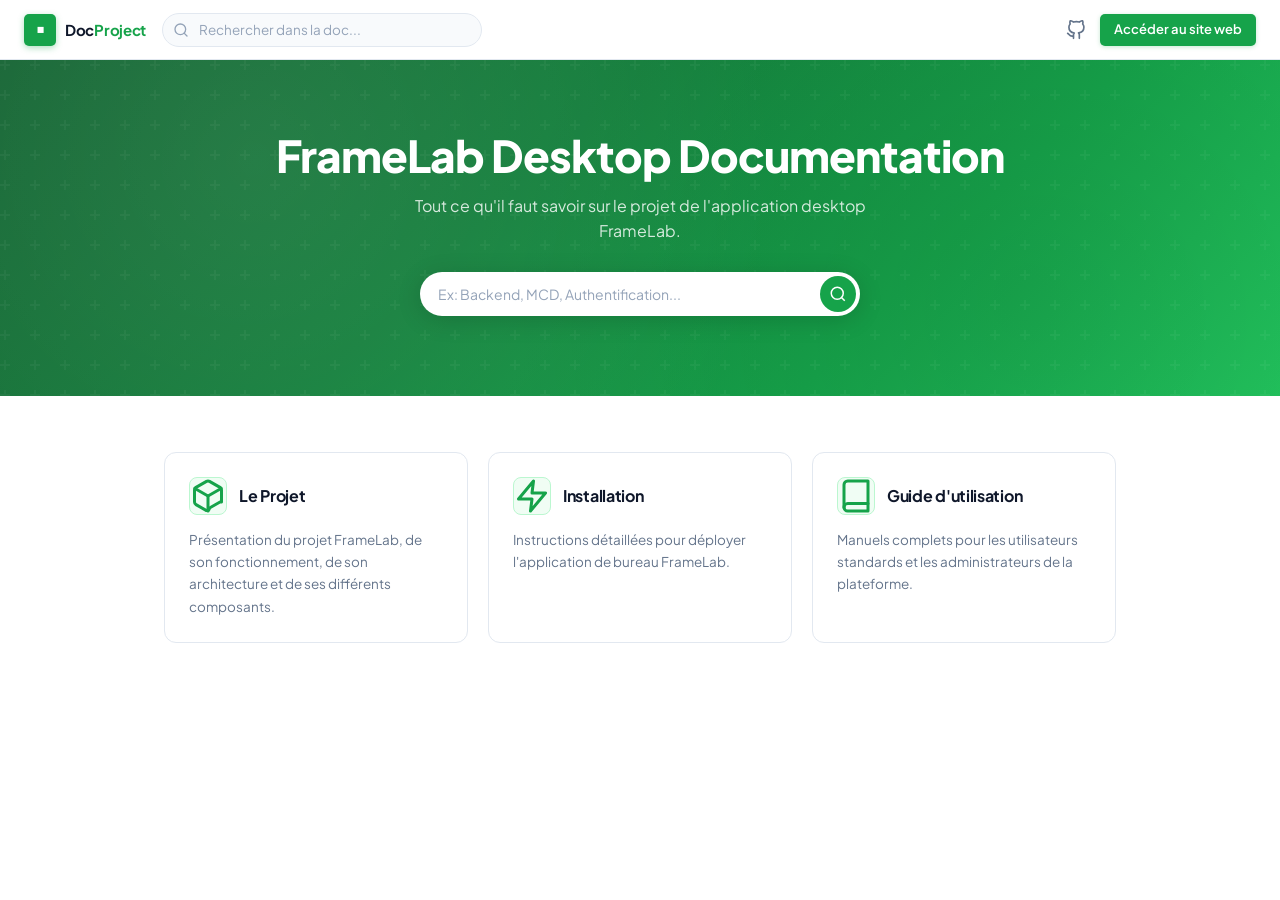
<file: docs/index.html>
<!DOCTYPE html>
<html lang="fr">
<head>
  <meta charset="UTF-8">
  <meta name="viewport" content="width=device-width, initial-scale=1.0">
  <title>Documentation du Projet</title>
  <link rel="stylesheet" href="shared.css">
  <link rel="stylesheet" href="index.css">
  <script src="config.js"></script>
  <script src="index.js" defer></script>
</head>
<body>

  <!-- Header -->
  <header class="header">
    <a href="index.html" class="header-logo">
      <div class="logo-badge" id="logo-badge">◼︎</div>
      <div class="logo-name" id="logo-name">Doc<span>Project</span></div>
    </a>

    <div class="header-search">
      <svg class="search-icon" width="16" height="16" viewBox="0 0 24 24" fill="none" stroke="currentColor" stroke-width="2" stroke-linecap="round" stroke-linejoin="round"><circle cx="11" cy="11" r="8"></circle><line x1="21" y1="21" x2="16.65" y2="16.65"></line></svg>
      <input type="text" placeholder="Rechercher dans la doc..." id="global-search">
    </div>

    <div class="header-actions">
      <a href="#" class="icon-btn" title="GitHub" id="github-link">
        <svg width="20" height="20" viewBox="0 0 24 24" fill="none" stroke="currentColor" stroke-width="2" stroke-linecap="round" stroke-linejoin="round"><path d="M9 19c-5 1.5-5-2.5-7-3m14 6v-3.87a3.37 3.37 0 0 0-.94-2.61c3.14-.35 6.44-1.54 6.44-7A5.44 5.44 0 0 0 20 4.77 5.07 5.07 0 0 0 19.91 1S18.73.65 16 2.48a13.38 13.38 0 0 0-7 0C6.27.65 5.09 1 5.09 1A5.07 5.07 0 0 0 5 4.77a5.44 5.44 0 0 0-1.5 3.78c0 5.42 3.3 6.61 6.44 7A3.37 3.37 0 0 0 9 18.13V22"></path></svg>
      </a>
      <a href="#" id="get-link" class="btn btn-primary">Accéder au site web</a>
    </div>
  </header>

  <!-- Hero Section -->
  <section class="hero">
    <div class="hero-content">
      <h1 id="hero-title">Documentation</h1>
      <p id="hero-tagline">Tout ce qu'il faut savoir sur l'architecture, l'installation et l'utilisation du projet.</p>
      
      <div class="hero-search">
        <input type="text" placeholder="Ex: Backend, MCD, Authentification..." id="hero-search-input">
        <button type="button">
          <svg width="18" height="18" viewBox="0 0 24 24" fill="none" stroke="currentColor" stroke-width="2"><circle cx="11" cy="11" r="8"></circle><line x1="21" y1="21" x2="16.65" y2="16.65"></line></svg>
        </button>
      </div>
    </div>
  </section>

  <!-- Grille des Sections -->
  <main class="sections-wrapper">
    <div class="sections-grid" id="sections-grid">
      <!-- Les cartes sont injectées dynamiquement via le JS -->
    </div>
    <div class="no-results" id="no-results">Aucune section trouvée.</div>
  </main>
</body>
</html>
</file>
<file: docs/shared.css>
@import url('https://fonts.googleapis.com/css2?family=Plus+Jakarta+Sans:ital,wght@0,400;0,500;0,600;0,700;0,800&family=JetBrains+Mono:wght@400;500;600&display=swap');

:root {
  --primary:        #16a34a;
  --primary-light:  #22c55e;
  --primary-dark:   #15803d;
  --primary-bg:     #f0fdf4;
  --primary-border: #bbf7d0;

  --dark:           #0f172a;
  --text:           #1e293b;
  --text-muted:     #64748b;
  --text-faint:     #94a3b8;

  --bg:             #ffffff;
  --bg-subtle:      #f8fafc;
  --bg-hover:       #f1f5f9;
  --border:         #e2e8f0;
  --border-hover:   #cbd5e1;

  --sidebar-width:  260px;
  --header-height:  60px;

  --font-sans: 'Plus Jakarta Sans', system-ui, sans-serif;
  --font-mono: 'JetBrains Mono', 'Fira Code', monospace;

  --shadow-xs: 0 1px 2px rgba(0,0,0,0.05);
  --shadow-sm: 0 2px 8px rgba(0,0,0,0.07);
  --shadow-md: 0 4px 20px rgba(0,0,0,0.09);
  --shadow-lg: 0 8px 40px rgba(0,0,0,0.12);

  --radius-sm: 5px;
  --radius:    8px;
  --radius-lg: 12px;
  --radius-xl: 16px;

  --transition: 0.18s ease;
}

*, *::before, *::after { box-sizing: border-box; margin: 0; padding: 0; }
html { scroll-behavior: smooth; }
body {
  font-family: var(--font-sans);
  color: var(--text);
  background: var(--bg);
  line-height: 1.6;
  -webkit-font-smoothing: antialiased;
}
a { text-decoration: none; color: inherit; }
img { max-width: 100%; display: block; }
button { cursor: pointer; font-family: var(--font-sans); }

.header {
  position: sticky;
  top: 0;
  z-index: 200;
  height: var(--header-height);
  background: rgba(255,255,255,0.95);
  backdrop-filter: blur(10px);
  border-bottom: 1px solid var(--border);
  display: flex;
  align-items: center;
  padding: 0 24px;
  gap: 16px;
}

.header-logo {
  display: flex;
  align-items: center;
  gap: 9px;
  flex-shrink: 0;
}

.logo-badge {
  width: 32px;
  height: 32px;
  background: var(--primary);
  border-radius: var(--radius-sm);
  display: flex;
  align-items: center;
  justify-content: center;
  color: #fff;
  font-family: var(--font-mono);
  font-weight: 600;
  font-size: 12px;
  letter-spacing: -0.5px;
  box-shadow: 0 2px 6px rgba(22,163,74,0.35);
}

.logo-name {
  font-size: 15px;
  font-weight: 700;
  color: var(--dark);
  letter-spacing: -0.3px;
}

.logo-name span { color: var(--primary); }

.header-search {
  flex: 1;
  max-width: 320px;
  position: relative;
}

.header-search input {
  width: 100%;
  height: 34px;
  padding: 0 14px 0 36px;
  border: 1.5px solid var(--border);
  border-radius: 20px;
  background: var(--bg-subtle);
  font-family: var(--font-sans);
  font-size: 13.5px;
  color: var(--text);
  outline: none;
  transition: border-color var(--transition), box-shadow var(--transition), background var(--transition);
}

.header-search input::placeholder { color: var(--text-faint); }

.header-search input:focus {
  background: var(--bg);
  border-color: var(--primary-light);
  box-shadow: 0 0 0 3px rgba(34,197,94,0.12);
}

.search-icon {
  position: absolute;
  left: 11px;
  top: 50%;
  transform: translateY(-50%);
  color: var(--text-faint);
  pointer-events: none;
  display: flex;
}

.header-actions {
  margin-left: auto;
  display: flex;
  align-items: center;
  gap: 8px;
  flex-shrink: 0;
}

.icon-btn {
  width: 32px;
  height: 32px;
  display: flex;
  align-items: center;
  justify-content: center;
  border-radius: var(--radius-sm);
  color: var(--text-muted);
  transition: background var(--transition), color var(--transition);
  border: none;
  background: none;
}

.icon-btn:hover {
  background: var(--bg-hover);
  color: var(--text);
}

.btn {
  display: inline-flex;
  align-items: center;
  gap: 6px;
  padding: 0 14px;
  height: 32px;
  border-radius: var(--radius-sm);
  font-size: 13px;
  font-weight: 600;
  border: none;
  transition: all var(--transition);
  white-space: nowrap;
}

.btn-ghost {
  background: transparent;
  border: 1.5px solid var(--border);
  color: var(--text);
}
.btn-ghost:hover {
  border-color: var(--primary);
  color: var(--primary);
  background: var(--primary-bg);
}

.btn-primary {
  background: var(--primary);
  color: #fff;
  box-shadow: 0 1px 4px rgba(22,163,74,0.25);
}
.btn-primary:hover {
  background: var(--primary-dark);
  box-shadow: 0 3px 10px rgba(22,163,74,0.35);
  transform: translateY(-1px);
}

::-webkit-scrollbar { width: 6px; height: 6px; }
::-webkit-scrollbar-track { background: transparent; }
::-webkit-scrollbar-thumb { background: var(--border-hover); border-radius: 3px; }
::-webkit-scrollbar-thumb:hover { background: var(--text-faint); }

.search-modal-overlay {
  display: none;
  position: fixed;
  inset: 0;
  background: rgba(15,23,42,0.5);
  z-index: 500;
  backdrop-filter: blur(4px);
  animation: fadeIn 0.15s ease;
}

.search-modal-overlay.open { display: flex; align-items: flex-start; justify-content: center; padding-top: 80px; }

.search-modal {
  width: 100%;
  max-width: 560px;
  background: var(--bg);
  border-radius: var(--radius-xl);
  box-shadow: var(--shadow-lg);
  overflow: hidden;
  animation: slideDown 0.18s ease;
}

.search-modal-input-wrap {
  display: flex;
  align-items: center;
  gap: 10px;
  padding: 14px 18px;
  border-bottom: 1px solid var(--border);
}

.search-modal-input-wrap svg { color: var(--text-muted); flex-shrink: 0; }

.search-modal-input-wrap input {
  flex: 1;
  border: none;
  outline: none;
  font-family: var(--font-sans);
  font-size: 16px;
  color: var(--text);
  background: transparent;
}

.search-modal-input-wrap input::placeholder { color: var(--text-faint); }

.search-results { max-height: 380px; overflow-y: auto; padding: 8px; }

.search-result-item {
  display: flex;
  align-items: center;
  gap: 10px;
  padding: 10px 12px;
  border-radius: var(--radius);
  cursor: pointer;
  transition: background var(--transition);
}

.search-result-item:hover, .search-result-item.active { background: var(--bg-hover); }

.search-result-section {
  font-size: 11px;
  font-weight: 600;
  color: var(--primary);
  text-transform: uppercase;
  letter-spacing: 0.5px;
  min-width: 80px;
}

.search-result-title { font-size: 14px; font-weight: 500; color: var(--text); }

.search-empty {
  padding: 32px;
  text-align: center;
  color: var(--text-muted);
  font-size: 14px;
}

.search-modal-footer {
  display: flex;
  gap: 16px;
  padding: 10px 18px;
  border-top: 1px solid var(--border);
  font-size: 12px;
  color: var(--text-faint);
}

.search-modal-footer kbd {
  display: inline-flex;
  align-items: center;
  gap: 4px;
  background: var(--bg-subtle);
  border: 1px solid var(--border);
  border-radius: 4px;
  padding: 1px 6px;
  font-family: var(--font-mono);
  font-size: 11px;
  color: var(--text-muted);
}

.footer {
  background: var(--dark);
  color: rgba(255,255,255,0.6);
  padding: 40px 24px;
  text-align: center;
}

.footer-icons {
  display: flex;
  justify-content: center;
  gap: 16px;
  margin-bottom: 16px;
}

.footer-icon-link {
  width: 36px;
  height: 36px;
  display: flex;
  align-items: center;
  justify-content: center;
  border-radius: var(--radius);
  color: rgba(255,255,255,0.4);
  border: 1px solid rgba(255,255,255,0.1);
  transition: all var(--transition);
}

.footer-icon-link:hover {
  color: #fff;
  border-color: rgba(255,255,255,0.3);
  background: rgba(255,255,255,0.06);
}

.footer-text { font-size: 13px; }
.footer-text a { color: rgba(255,255,255,0.8); font-weight: 600; }
.footer-text a:hover { color: var(--primary-light); }

@keyframes fadeIn  { from { opacity: 0; } to { opacity: 1; } }
@keyframes slideDown { from { opacity:0; transform:translateY(-12px); } to { opacity:1; transform:translateY(0); } }
@keyframes fadeUp  { from { opacity:0; transform:translateY(16px); } to { opacity:1; transform:translateY(0); } }

@media (max-width: 768px) {
  .header { padding: 0 16px; }
  .header-search { max-width: 200px; }
  .btn span { display: none; }
}

@media (max-width: 480px) {
  .header-search { display: none; }
}
</file>
<file: docs/index.css>
.hero {
  background: linear-gradient(135deg, #166534 0%, #15803d 40%, #16a34a 70%, #22c55e 100%);
  position: relative;
  overflow: hidden;
  padding: 70px 24px 80px;
  text-align: center;
}

.hero::before {
  content: '';
  position: absolute;
  inset: 0;
  background-image:
    radial-gradient(circle at 20% 30%, rgba(255,255,255,0.07) 0%, transparent 50%),
    radial-gradient(circle at 80% 70%, rgba(0,0,0,0.08) 0%, transparent 50%);
}

.hero::after {
  content: '';
  position: absolute;
  inset: 0;
  background-image: url("data:image/svg+xml,%3Csvg width='60' height='60' viewBox='0 0 60 60' xmlns='http://www.w3.org/2000/svg'%3E%3Cg fill='none' fill-rule='evenodd'%3E%3Cg fill='%23ffffff' fill-opacity='0.04'%3E%3Cpath d='M36 34v-4h-2v4h-4v2h4v4h2v-4h4v-2h-4zm0-30V0h-2v4h-4v2h4v4h2V6h4V4h-4zM6 34v-4H4v4H0v2h4v4h2v-4h4v-2H6zM6 4V0H4v4H0v2h4v4h2V6h4V4H6z'/%3E%3C/g%3E%3C/g%3E%3C/svg%3E");
}

.hero-content {
  position: relative;
  z-index: 1;
}

.hero h1 {
  font-size: clamp(28px, 5vw, 44px);
  font-weight: 800;
  color: #fff;
  letter-spacing: -1px;
  margin-bottom: 12px;
  line-height: 1.15;
}

.hero p {
  font-size: 16px;
  color: rgba(255,255,255,0.82);
  margin-bottom: 28px;
  max-width: 480px;
  margin-left: auto;
  margin-right: auto;
}

.hero-search {
  display: flex;
  align-items: center;
  max-width: 440px;
  margin: 0 auto;
  background: #fff;
  border-radius: 30px;
  padding: 4px 4px 4px 18px;
  box-shadow: 0 4px 24px rgba(0,0,0,0.15);
  gap: 8px;
}

.hero-search input {
  flex: 1;
  border: none;
  outline: none;
  font-family: var(--font-sans);
  font-size: 14px;
  color: var(--text);
  background: transparent;
}

.hero-search input::placeholder { color: var(--text-faint); }

.hero-search button {
  width: 36px;
  height: 36px;
  background: var(--primary);
  border: none;
  border-radius: 50%;
  display: flex;
  align-items: center;
  justify-content: center;
  color: #fff;
  cursor: pointer;
  flex-shrink: 0;
  transition: background var(--transition);
}

.hero-search button:hover { background: var(--primary-dark); }

.sections-wrapper {
  max-width: 1000px;
  margin: 0 auto;
  padding: 56px 24px;
}

.sections-grid {
  display: grid;
  grid-template-columns: repeat(auto-fill, minmax(280px, 1fr));
  gap: 20px;
}

.section-card {
  border: 1.5px solid var(--border);
  border-radius: var(--radius-lg);
  padding: 24px;
  cursor: pointer;
  transition: border-color var(--transition), box-shadow var(--transition), transform var(--transition);
  background: var(--bg);
  animation: fadeUp 0.4s ease both;
  display: block;
}

.section-card:hover {
  border-color: var(--primary-light);
  box-shadow: 0 4px 24px rgba(22,163,74,0.12);
  transform: translateY(-3px);
}

.card-header {
  display: flex;
  align-items: center;
  gap: 12px;
  margin-bottom: 14px;
}

.card-icon {
  width: 38px;
  height: 38px;
  background: var(--primary-bg);
  border: 1.5px solid var(--primary-border);
  border-radius: var(--radius);
  display: flex;
  align-items: center;
  justify-content: center;
  color: var(--primary);
  flex-shrink: 0;
}

.card-title {
  font-size: 16px;
  font-weight: 700;
  color: var(--dark);
  letter-spacing: -0.3px;
}

.card-desc {
  font-size: 13.5px;
  color: var(--text-muted);
  line-height: 1.65;
}

.section-card.hidden {
  display: none;
}

.no-results {
  display: none;
  grid-column: 1 / -1;
  text-align: center;
  padding: 48px;
  color: var(--text-muted);
}

.no-results.visible { display: block; }

.cta-banner {
  background: linear-gradient(135deg, #166534 0%, #22c55e 100%);
  padding: 60px 24px;
  text-align: center;
  position: relative;
  overflow: hidden;
}

.cta-banner::before {
  content: '';
  position: absolute;
  inset: 0;
  background: url("data:image/svg+xml,%3Csvg width='60' height='60' viewBox='0 0 60 60' xmlns='http://www.w3.org/2000/svg'%3E%3Cg fill='none'%3E%3Cg fill='%23ffffff' fill-opacity='0.05'%3E%3Cpath d='M36 34v-4h-2v4h-4v2h4v4h2v-4h4v-2h-4zm0-30V0h-2v4h-4v2h4v4h2V6h4V4h-4zM6 34v-4H4v4H0v2h4v4h2v-4h4v-2H6zM6 4V0H4v4H0v2h4v4h2V6h4V4H6z'/%3E%3C/g%3E%3C/g%3E%3C/svg%3E");
}

.cta-content { position: relative; z-index: 1; }

.cta-banner h2 {
  font-size: clamp(20px, 3vw, 28px);
  font-weight: 800;
  color: #fff;
  letter-spacing: -0.5px;
  margin-bottom: 10px;
}

.cta-banner p {
  font-size: 15px;
  color: rgba(255,255,255,0.8);
  margin-bottom: 24px;
  max-width: 500px;
  margin-left: auto;
  margin-right: auto;
}

.cta-btn {
  display: inline-flex;
  align-items: center;
  gap: 8px;
  padding: 12px 28px;
  background: #fff;
  color: var(--primary-dark);
  border-radius: 30px;
  font-size: 14px;
  font-weight: 700;
  border: none;
  cursor: pointer;
  transition: all var(--transition);
  box-shadow: 0 4px 20px rgba(0,0,0,0.15);
}

.cta-btn:hover {
  background: var(--primary-bg);
  transform: translateY(-2px);
  box-shadow: 0 8px 28px rgba(0,0,0,0.2);
}

.section-card:nth-child(1) { animation-delay: 0.05s; }
.section-card:nth-child(2) { animation-delay: 0.10s; }
.section-card:nth-child(3) { animation-delay: 0.15s; }
.section-card:nth-child(4) { animation-delay: 0.20s; }
.section-card:nth-child(5) { animation-delay: 0.25s; }
.section-card:nth-child(6) { animation-delay: 0.30s; }
.section-card:nth-child(7) { animation-delay: 0.35s; }
.section-card:nth-child(8) { animation-delay: 0.40s; }

@media (max-width: 600px) {
  .sections-grid { grid-template-columns: 1fr; }
  .sections-wrapper { padding: 32px 16px; }
}
</file>
